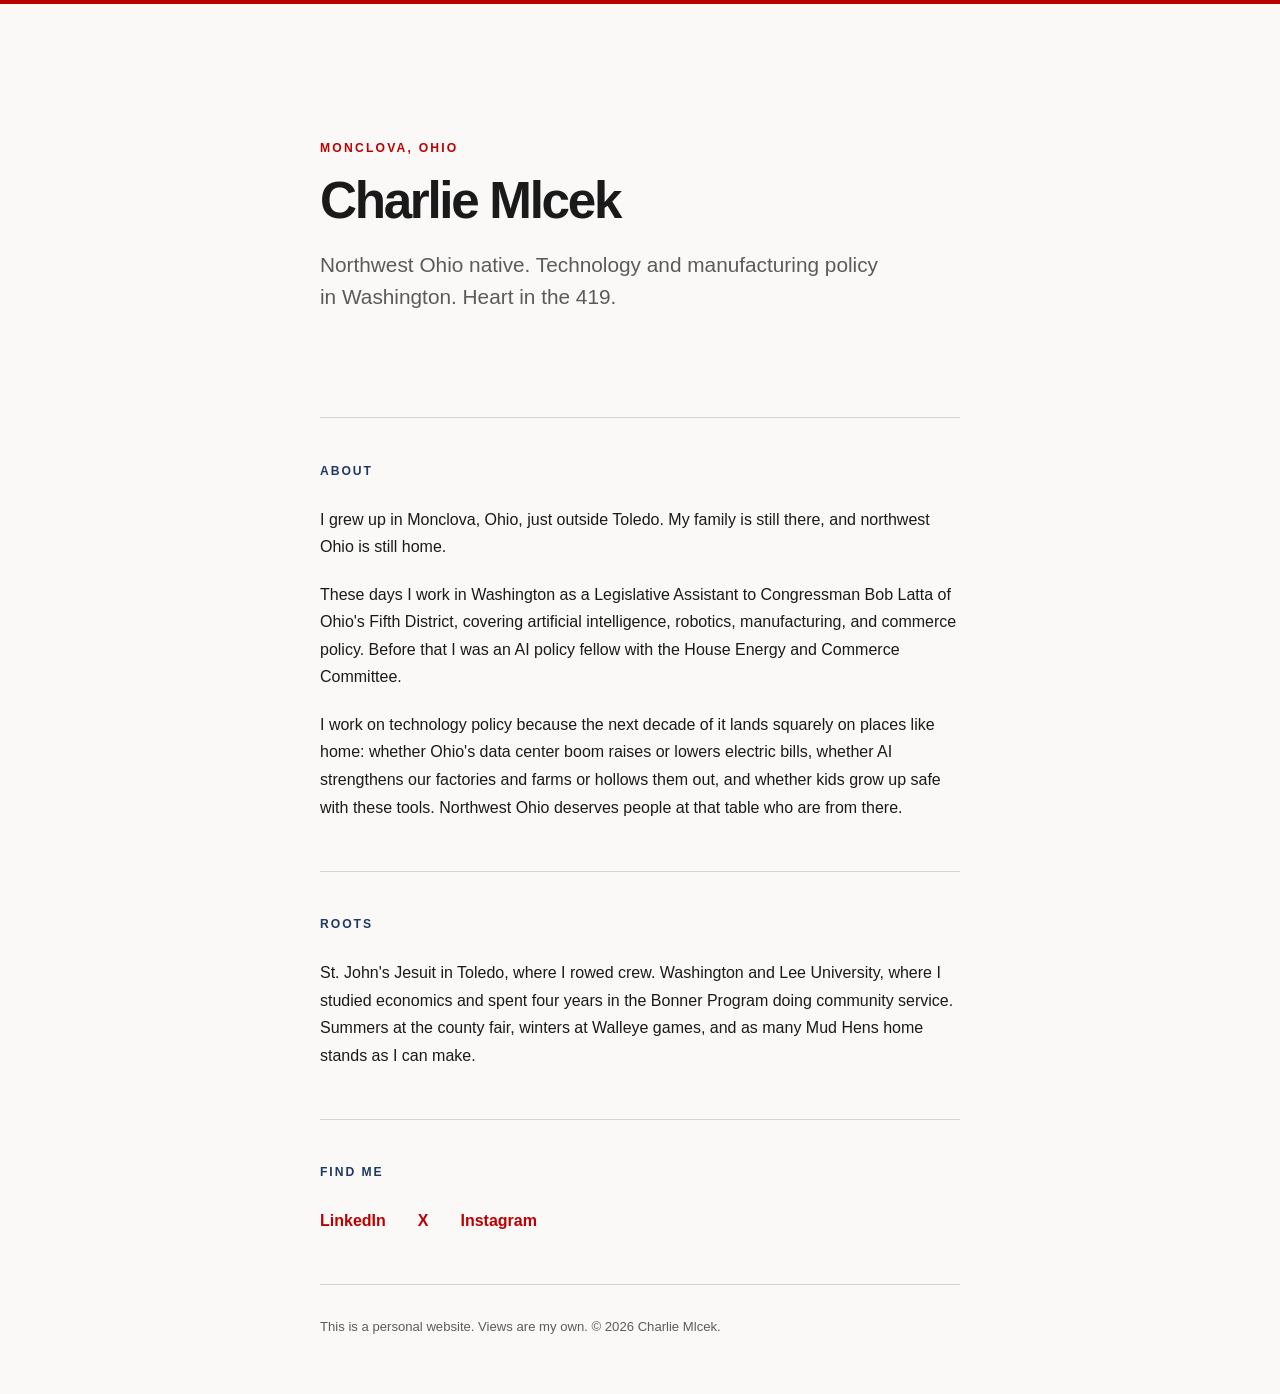
<file: index.html>
<!DOCTYPE html>
<html lang="en">
<head>
  <meta charset="utf-8">
  <meta name="viewport" content="width=device-width, initial-scale=1">
  <title>Charlie Mlcek · Monclova, Ohio</title>
  <meta name="description" content="Charlie Mlcek is a northwest Ohio native from Monclova, outside Toledo, working on technology and manufacturing policy in Washington.">
  <meta property="og:title" content="Charlie Mlcek">
  <meta property="og:description" content="Charlie Mlcek is a northwest Ohio native from Monclova, outside Toledo, working on technology and manufacturing policy in Washington.">
  <meta property="og:type" content="profile">
  <link rel="canonical" href="https://charliemlcek.com/">
  <link rel="icon" type="image/svg+xml" href="[data-uri]">

  <style>
    :root {
      color-scheme: light dark;
      --background: #FAF9F7;
      --text: #1A1A1A;
      --muted: #5B5B5B;
      --accent: #BB0000;
      --heading: #1F3864;
      --rule: #D8D4CE;
    }

    *,
    *::before,
    *::after {
      box-sizing: border-box;
    }

    html {
      background: var(--background);
    }

    body {
      min-height: 100vh;
      margin: 0;
      border-top: 4px solid var(--accent);
      background: var(--background);
      color: var(--text);
      font-family: -apple-system, BlinkMacSystemFont, "Segoe UI", Roboto,
        Helvetica, Arial, sans-serif;
      font-size: 1rem;
      line-height: 1.72;
      text-rendering: optimizeLegibility;
      -webkit-font-smoothing: antialiased;
    }

    .site {
      width: min(40rem, calc(100% - 3rem));
      margin-inline: auto;
    }

    .site-header {
      padding-block: clamp(5.5rem, 12vw, 8.5rem) clamp(4.5rem, 9vw, 6.5rem);
    }

    .kicker {
      margin: 0 0 1.1rem;
      color: var(--accent);
      font-size: 0.76rem;
      font-weight: 750;
      letter-spacing: 0.18em;
      line-height: 1.4;
    }

    h1 {
      margin: 0;
      color: var(--text);
      font-size: clamp(2.4rem, 1.9rem + 2.5vw, 3.2rem);
      font-weight: 720;
      letter-spacing: -0.045em;
      line-height: 1;
    }

    .lede {
      max-width: 35rem;
      margin: 1.45rem 0 0;
      color: var(--muted);
      font-size: clamp(1.12rem, 1.04rem + 0.4vw, 1.3rem);
      line-height: 1.55;
    }

    .content-section {
      padding-block: 2.8rem 3.1rem;
      border-top: 1px solid var(--rule);
    }

    h2 {
      margin: 0 0 1.6rem;
      color: var(--heading);
      font-size: 0.76rem;
      font-weight: 760;
      letter-spacing: 0.16em;
      line-height: 1.4;
      text-transform: uppercase;
    }

    p {
      margin: 0;
    }

    p + p {
      margin-top: 1.25rem;
    }

    .social-links {
      display: flex;
      flex-wrap: wrap;
      gap: 0.7rem 2rem;
      margin: 0;
      padding: 0;
      list-style: none;
    }

    a {
      color: var(--accent);
      font-weight: 650;
      text-decoration-line: underline;
      text-decoration-color: transparent;
      text-decoration-thickness: 0.1em;
      text-underline-offset: 0.22em;
    }

    a:hover {
      text-decoration-color: currentColor;
    }

    a:focus-visible {
      border-radius: 0.12rem;
      outline: 3px solid var(--accent);
      outline-offset: 4px;
      text-decoration-color: currentColor;
    }

    .site-footer {
      padding-block: 2rem 3.5rem;
      border-top: 1px solid var(--rule);
      color: var(--muted);
      font-size: 0.82rem;
      line-height: 1.55;
    }

    @media (max-width: 32rem) {
      .site {
        width: min(40rem, calc(100% - 2.5rem));
      }

      .site-header {
        padding-block: 4.75rem 4rem;
      }

      .content-section {
        padding-block: 2.4rem 2.65rem;
      }

      .social-links {
        column-gap: 1.5rem;
      }
    }

    @media (prefers-color-scheme: dark) {
      :root {
        --background: #141414;
        --text: #EAEAEA;
        --muted: #B7B7B7;
        --accent: #E5484D;
        --heading: #B9C7E4;
        --rule: #3A3A3A;
      }
    }
  </style>
</head>
<body>
  <header class="site site-header">
    <p class="kicker">MONCLOVA, OHIO</p>
    <h1>Charlie Mlcek</h1>
    <p class="lede">Northwest Ohio native. Technology and manufacturing policy in Washington. Heart in the 419.</p>
  </header>

  <main class="site">
    <section class="content-section" aria-labelledby="about-heading">
      <h2 id="about-heading">About</h2>
      <p>I grew up in Monclova, Ohio, just outside Toledo. My family is still there, and northwest Ohio is still home.</p>
      <p>These days I work in Washington as a Legislative Assistant to Congressman Bob Latta of Ohio's Fifth District, covering artificial intelligence, robotics, manufacturing, and commerce policy. Before that I was an AI policy fellow with the House Energy and Commerce Committee.</p>
      <p>I work on technology policy because the next decade of it lands squarely on places like home: whether Ohio's data center boom raises or lowers electric bills, whether AI strengthens our factories and farms or hollows them out, and whether kids grow up safe with these tools. Northwest Ohio deserves people at that table who are from there.</p>
    </section>

    <section class="content-section" aria-labelledby="roots-heading">
      <h2 id="roots-heading">Roots</h2>
      <p>St. John's Jesuit in Toledo, where I rowed crew. Washington and Lee University, where I studied economics and spent four years in the Bonner Program doing community service. Summers at the county fair, winters at Walleye games, and as many Mud Hens home stands as I can make.</p>
    </section>

    <section class="content-section" aria-labelledby="find-me-heading">
      <h2 id="find-me-heading">Find me</h2>
      <ul class="social-links">
        <li><a href="https://www.linkedin.com/in/charliemlcek" rel="me noopener">LinkedIn</a></li>
        <li><a href="https://x.com/CharlieMlcek" rel="me noopener">X</a></li>
        <li><a href="https://www.instagram.com/charliemlcek" rel="me noopener">Instagram</a></li>
      </ul>
    </section>
  </main>

  <footer class="site site-footer">
    <p>This is a personal website. Views are my own. © 2026 Charlie Mlcek.</p>
  </footer>
</body>
</html>
</file>
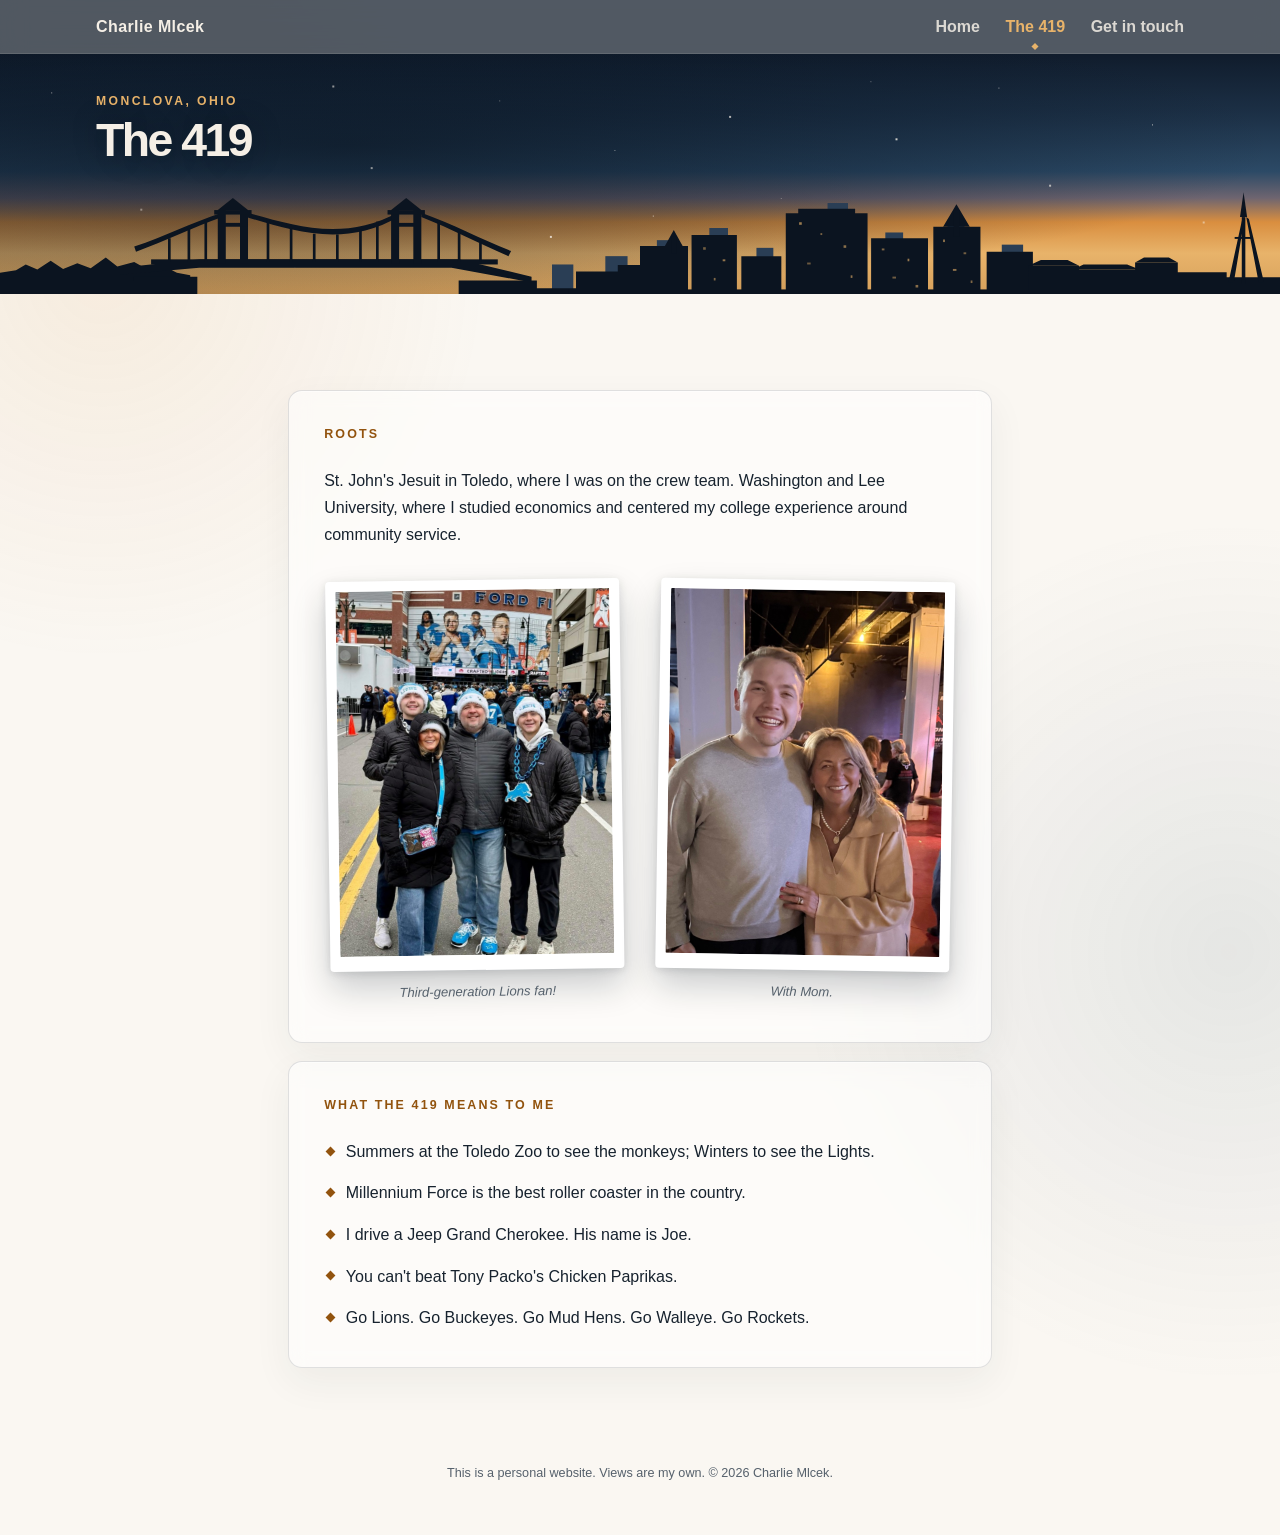
<file: 419/index.html>
<!DOCTYPE html>
<html lang="en">
<head>
  <meta charset="utf-8">
  <meta name="viewport" content="width=device-width, initial-scale=1">
  <title>The 419 · Charlie Mlcek</title>
  <meta name="description" content="Roots, family, and what northwest Ohio means to Charlie Mlcek.">
  <meta name="theme-color" content="#101C2C">
  <meta property="og:title" content="The 419 · Charlie Mlcek">
  <meta property="og:description" content="Roots, family, and what northwest Ohio means to Charlie Mlcek.">
  <meta property="og:type" content="profile">
  <meta property="og:image" content="https://charliemlcek.com/photos/hero.jpg">
  <meta property="og:url" content="https://charliemlcek.com/419/">
  <meta name="twitter:card" content="summary">
  <link rel="canonical" href="https://charliemlcek.com/419/">
  <link rel="icon" type="image/svg+xml" href="[data-uri]">
  <link rel="stylesheet" href="/styles.css">
</head>
<body>
  <nav class="site-nav" aria-label="Primary">
    <div class="nav-inner">
      <a class="wordmark" href="/">Charlie Mlcek</a>
      <div class="nav-links">
        <a href="/">Home</a>
        <a class="current" href="/419/" aria-current="page">The 419</a>
        <a href="/contact/">Get in touch</a>
      </div>
    </div>
  </nav>

  <header class="hero hero--compact">
    <div class="hero-inner">
      <div class="hero-copy">
        <p class="kicker">MONCLOVA, OHIO</p>
        <h1>The 419</h1>
      </div>
    </div>

    <svg class="skyline" viewBox="0 0 1440 180" preserveAspectRatio="none" aria-hidden="true" focusable="false">
      <g fill="#2A3E55">
        <rect x="621" y="132" width="24" height="48"/>
        <rect x="681" y="119" width="25" height="61"/>
        <rect x="739" y="94" width="23" height="86"/>
        <rect x="798" y="75" width="21" height="105"/>
        <rect x="851" y="106" width="19" height="74"/>
        <rect x="931" y="36" width="23" height="144"/>
        <rect x="996" y="82" width="20" height="98"/>
        <rect x="1066" y="62" width="19" height="118"/>
        <rect x="1127" y="101" width="24" height="79"/>
      </g>
      <g fill="currentColor">
        <path d="M0 145L18 141L29 132L42 140L57 126L71 139L87 130L102 138L119 121L132 135L151 128L165 139L182 133L199 145L214 149L214 180H0Z"/>
        <path d="M135 137L225 124H516L598 151V160L508 137H224L135 148Z"/>
        <rect x="170" y="124" width="390" height="8"/>
        <path d="M151 104C185 88 216 66 250 51V58C217 74 186 96 153 112Z"/>
        <path d="M275 50C327 69 384 99 449 50V57C386 108 327 78 275 57Z"/>
        <path d="M474 51C510 69 541 92 575 111L572 119C538 99 507 76 474 58Z"/>
        <rect x="245" y="47" width="9" height="83"/>
        <rect x="270" y="47" width="9" height="83"/>
        <rect x="241" y="47" width="42" height="7"/>
        <rect x="246" y="67" width="32" height="6"/>
        <path d="M245 47L262 28L279 47Z"/>
        <rect x="440" y="47" width="9" height="83"/>
        <rect x="465" y="47" width="9" height="83"/>
        <rect x="436" y="47" width="42" height="7"/>
        <rect x="441" y="67" width="32" height="6"/>
        <path d="M440 47L457 28L474 47Z"/>
        <rect x="189" y="91" width="3" height="37"/>
        <rect x="211" y="76" width="3" height="52"/>
        <rect x="230" y="64" width="3" height="64"/>
        <rect x="300" y="64" width="3" height="64"/>
        <rect x="326" y="75" width="3" height="53"/>
        <rect x="352" y="84" width="3" height="44"/>
        <rect x="378" y="85" width="3" height="43"/>
        <rect x="404" y="77" width="3" height="51"/>
        <rect x="423" y="65" width="3" height="63"/>
        <rect x="492" y="66" width="3" height="62"/>
        <rect x="515" y="82" width="3" height="46"/>
        <rect x="539" y="98" width="3" height="30"/>
        <path d="M0 158H150V180H0ZM150 151H222V180H150ZM516 157H604V180H516ZM604 169H657V180H604Z"/>
        <path d="M648 143H702V180H648ZM695 133H731V180H695ZM720 103H774V180H720ZM778 86H829V180H778ZM834 119H879V180H834ZM884 52H976V180H884ZM898 45H962V52H898ZM980 91H1044V180H980ZM1050 73H1103V180H1050ZM1110 112H1162V180H1110Z"/>
        <path d="M748 103L758 78L768 103ZM1061 73L1076 38L1091 73Z"/>
        <rect x="755" y="88" width="6" height="27"/>
        <rect x="1073" y="48" width="6" height="41"/>
        <path d="M1157 134H1214V180H1157ZM1207 140H1282V180H1207ZM1277 129H1325V180H1277ZM1318 144H1380V180H1318ZM1373 152H1440V180H1373Z"/>
        <path d="M1171 125H1201L1214 134H1157ZM1219 132H1268L1282 140H1207ZM1287 121H1315L1325 129H1277Z"/>
        <rect x="1397" y="58" width="4" height="104"/>
        <rect x="1389" y="89" width="20" height="3"/>
        <path d="M1399 19L1403 58H1395Z"/>
        <path d="M1382 160L1398 58L1400 61L1388 160ZM1416 160L1402 58L1405 61L1422 160Z"/>
        <rect x="640" y="171" width="800" height="9"/>
      </g>
      <g fill="#E8B36A">
        <rect x="791" y="105" width="3" height="4" opacity="0.46"/>
        <rect x="813" y="124" width="3" height="3" opacity="0.61"/>
        <rect x="803" y="153" width="2" height="4" opacity="0.53"/>
        <rect x="899" y="66" width="3" height="4" opacity="0.64"/>
        <rect x="923" y="83" width="2" height="3" opacity="0.49"/>
        <rect x="949" y="102" width="3" height="4" opacity="0.57"/>
        <rect x="908" y="129" width="4" height="3" opacity="0.43"/>
        <rect x="957" y="149" width="2" height="4" opacity="0.6"/>
        <rect x="992" y="107" width="3" height="3" opacity="0.51"/>
        <rect x="1021" y="123" width="2" height="4" opacity="0.63"/>
        <rect x="1004" y="151" width="4" height="3" opacity="0.45"/>
        <rect x="1030" y="164" width="3" height="4" opacity="0.56"/>
        <rect x="1061" y="93" width="2" height="4" opacity="0.62"/>
        <rect x="1084" y="113" width="3" height="3" opacity="0.47"/>
        <rect x="1072" y="139" width="4" height="3" opacity="0.59"/>
        <rect x="1092" y="157" width="2" height="4" opacity="0.52"/>
      </g>
    </svg>
  </header>

  <main class="body-shell">
    <section class="glass-panel" aria-labelledby="roots-heading">
      <h2 id="roots-heading">Roots</h2>
      <p class="roots-intro">St. John's Jesuit in Toledo, where I was on the crew team. Washington and Lee University, where I studied economics and centered my college experience around community service.</p>

      <div class="snapshot-row">
        <figure class="snapshot">
          <div class="photo-frame">
            <img src="/photos/lions.jpg" alt="Charlie's family bundled up in Lions gear outside Ford Field" width="672" height="1100" decoding="async" loading="lazy">
          </div>
          <figcaption>Third-generation Lions fan!</figcaption>
        </figure>

        <figure class="snapshot">
          <div class="photo-frame">
            <img src="/photos/mom.jpg" alt="Charlie with his mom at a concert" width="825" height="1100" decoding="async" loading="lazy">
          </div>
          <figcaption>With Mom.</figcaption>
        </figure>
      </div>
    </section>

    <section class="glass-panel" aria-labelledby="local-heading">
      <h2 id="local-heading">What the 419 means to me</h2>
      <ul class="local-list">
        <li>Summers at the Toledo Zoo to see the monkeys; Winters to see the Lights.</li>
        <li>Millennium Force is the best roller coaster in the country.</li>
        <li>I drive a Jeep Grand Cherokee. His name is Joe.</li>
        <li>You can't beat Tony Packo's Chicken Paprikas.</li>
        <li>Go Lions. Go Buckeyes. Go Mud Hens. Go Walleye. Go Rockets.</li>
      </ul>
    </section>
  </main>

  <footer class="site-footer">This is a personal website. Views are my own. © 2026 Charlie Mlcek.</footer>
</body>
</html>
</file>
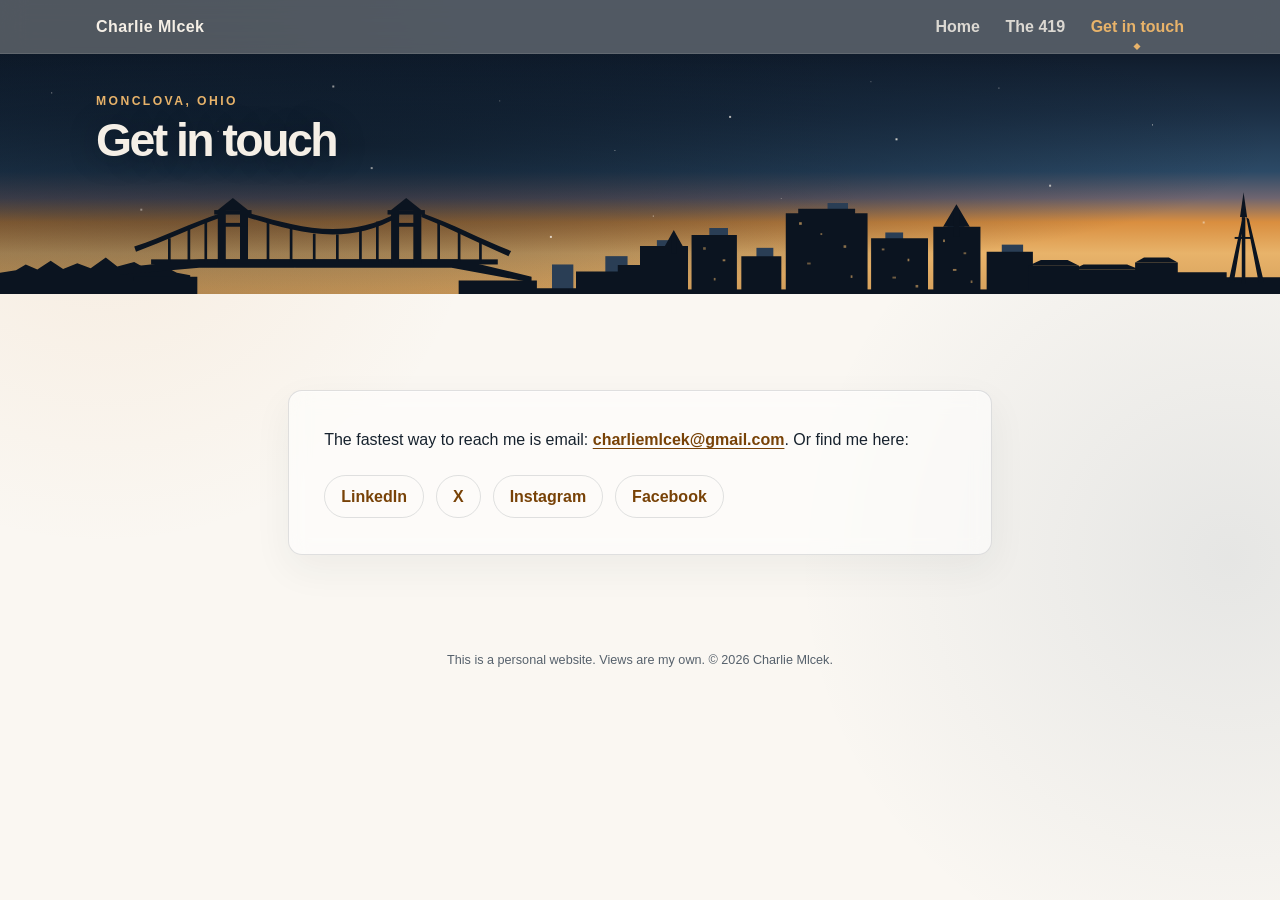
<file: contact/index.html>
<!DOCTYPE html>
<html lang="en">
<head>
  <meta charset="utf-8">
  <meta name="viewport" content="width=device-width, initial-scale=1">
  <title>Get in touch · Charlie Mlcek</title>
  <meta name="description" content="How to reach Charlie Mlcek.">
  <meta name="theme-color" content="#101C2C">
  <meta property="og:title" content="Get in touch · Charlie Mlcek">
  <meta property="og:description" content="How to reach Charlie Mlcek.">
  <meta property="og:type" content="profile">
  <meta property="og:image" content="https://charliemlcek.com/photos/hero.jpg">
  <meta property="og:url" content="https://charliemlcek.com/contact/">
  <meta name="twitter:card" content="summary">
  <link rel="canonical" href="https://charliemlcek.com/contact/">
  <link rel="icon" type="image/svg+xml" href="[data-uri]">
  <link rel="stylesheet" href="/styles.css">
</head>
<body>
  <nav class="site-nav" aria-label="Primary">
    <div class="nav-inner">
      <a class="wordmark" href="/">Charlie Mlcek</a>
      <div class="nav-links">
        <a href="/">Home</a>
        <a href="/419/">The 419</a>
        <a class="current" href="/contact/" aria-current="page">Get in touch</a>
      </div>
    </div>
  </nav>

  <header class="hero hero--compact">
    <div class="hero-inner">
      <div class="hero-copy">
        <p class="kicker">MONCLOVA, OHIO</p>
        <h1>Get in touch</h1>
      </div>
    </div>

    <svg class="skyline" viewBox="0 0 1440 180" preserveAspectRatio="none" aria-hidden="true" focusable="false">
      <g fill="#2A3E55">
        <rect x="621" y="132" width="24" height="48"/>
        <rect x="681" y="119" width="25" height="61"/>
        <rect x="739" y="94" width="23" height="86"/>
        <rect x="798" y="75" width="21" height="105"/>
        <rect x="851" y="106" width="19" height="74"/>
        <rect x="931" y="36" width="23" height="144"/>
        <rect x="996" y="82" width="20" height="98"/>
        <rect x="1066" y="62" width="19" height="118"/>
        <rect x="1127" y="101" width="24" height="79"/>
      </g>
      <g fill="currentColor">
        <path d="M0 145L18 141L29 132L42 140L57 126L71 139L87 130L102 138L119 121L132 135L151 128L165 139L182 133L199 145L214 149L214 180H0Z"/>
        <path d="M135 137L225 124H516L598 151V160L508 137H224L135 148Z"/>
        <rect x="170" y="124" width="390" height="8"/>
        <path d="M151 104C185 88 216 66 250 51V58C217 74 186 96 153 112Z"/>
        <path d="M275 50C327 69 384 99 449 50V57C386 108 327 78 275 57Z"/>
        <path d="M474 51C510 69 541 92 575 111L572 119C538 99 507 76 474 58Z"/>
        <rect x="245" y="47" width="9" height="83"/>
        <rect x="270" y="47" width="9" height="83"/>
        <rect x="241" y="47" width="42" height="7"/>
        <rect x="246" y="67" width="32" height="6"/>
        <path d="M245 47L262 28L279 47Z"/>
        <rect x="440" y="47" width="9" height="83"/>
        <rect x="465" y="47" width="9" height="83"/>
        <rect x="436" y="47" width="42" height="7"/>
        <rect x="441" y="67" width="32" height="6"/>
        <path d="M440 47L457 28L474 47Z"/>
        <rect x="189" y="91" width="3" height="37"/>
        <rect x="211" y="76" width="3" height="52"/>
        <rect x="230" y="64" width="3" height="64"/>
        <rect x="300" y="64" width="3" height="64"/>
        <rect x="326" y="75" width="3" height="53"/>
        <rect x="352" y="84" width="3" height="44"/>
        <rect x="378" y="85" width="3" height="43"/>
        <rect x="404" y="77" width="3" height="51"/>
        <rect x="423" y="65" width="3" height="63"/>
        <rect x="492" y="66" width="3" height="62"/>
        <rect x="515" y="82" width="3" height="46"/>
        <rect x="539" y="98" width="3" height="30"/>
        <path d="M0 158H150V180H0ZM150 151H222V180H150ZM516 157H604V180H516ZM604 169H657V180H604Z"/>
        <path d="M648 143H702V180H648ZM695 133H731V180H695ZM720 103H774V180H720ZM778 86H829V180H778ZM834 119H879V180H834ZM884 52H976V180H884ZM898 45H962V52H898ZM980 91H1044V180H980ZM1050 73H1103V180H1050ZM1110 112H1162V180H1110Z"/>
        <path d="M748 103L758 78L768 103ZM1061 73L1076 38L1091 73Z"/>
        <rect x="755" y="88" width="6" height="27"/>
        <rect x="1073" y="48" width="6" height="41"/>
        <path d="M1157 134H1214V180H1157ZM1207 140H1282V180H1207ZM1277 129H1325V180H1277ZM1318 144H1380V180H1318ZM1373 152H1440V180H1373Z"/>
        <path d="M1171 125H1201L1214 134H1157ZM1219 132H1268L1282 140H1207ZM1287 121H1315L1325 129H1277Z"/>
        <rect x="1397" y="58" width="4" height="104"/>
        <rect x="1389" y="89" width="20" height="3"/>
        <path d="M1399 19L1403 58H1395Z"/>
        <path d="M1382 160L1398 58L1400 61L1388 160ZM1416 160L1402 58L1405 61L1422 160Z"/>
        <rect x="640" y="171" width="800" height="9"/>
      </g>
      <g fill="#E8B36A">
        <rect x="791" y="105" width="3" height="4" opacity="0.46"/>
        <rect x="813" y="124" width="3" height="3" opacity="0.61"/>
        <rect x="803" y="153" width="2" height="4" opacity="0.53"/>
        <rect x="899" y="66" width="3" height="4" opacity="0.64"/>
        <rect x="923" y="83" width="2" height="3" opacity="0.49"/>
        <rect x="949" y="102" width="3" height="4" opacity="0.57"/>
        <rect x="908" y="129" width="4" height="3" opacity="0.43"/>
        <rect x="957" y="149" width="2" height="4" opacity="0.6"/>
        <rect x="992" y="107" width="3" height="3" opacity="0.51"/>
        <rect x="1021" y="123" width="2" height="4" opacity="0.63"/>
        <rect x="1004" y="151" width="4" height="3" opacity="0.45"/>
        <rect x="1030" y="164" width="3" height="4" opacity="0.56"/>
        <rect x="1061" y="93" width="2" height="4" opacity="0.62"/>
        <rect x="1084" y="113" width="3" height="3" opacity="0.47"/>
        <rect x="1072" y="139" width="4" height="3" opacity="0.59"/>
        <rect x="1092" y="157" width="2" height="4" opacity="0.52"/>
      </g>
    </svg>
  </header>

  <main class="body-shell">
    <section class="glass-panel" aria-labelledby="contact-heading">
      <h2 class="sr-only" id="contact-heading">Get in touch</h2>
      <p class="contact-copy">The fastest way to reach me is email: <a href="mailto:charliemlcek@gmail.com">charliemlcek@gmail.com</a>. Or find me here:</p>
      <ul class="social-links" aria-label="Social profiles">
        <li><a href="https://www.linkedin.com/in/charliemlcek" rel="me noopener">LinkedIn</a></li>
        <li><a href="https://x.com/CharlieMlcek" rel="me noopener">X</a></li>
        <li><a href="https://www.instagram.com/charliemlcek" rel="me noopener">Instagram</a></li>
        <li><a href="https://www.facebook.com/charlie.mlcek" rel="me noopener">Facebook</a></li>
      </ul>
    </section>
  </main>

  <footer class="site-footer">This is a personal website. Views are my own. © 2026 Charlie Mlcek.</footer>
</body>
</html>
</file>
<file: styles.css>
:root {
  color-scheme: light dark;
  --page: #FAF7F2;
  --ink: #17222E;
  --muted: #56616C;
  --amber: #92530E;
  --amber-strong: #784207;
  --panel-solid: #FFFDF9;
  --panel: rgba(255, 255, 255, 0.55);
  --panel-border: rgba(23, 34, 46, 0.13);
  --snapshot: #FFFFFF;
  --placeholder: #33506B;
  --placeholder-ink: #F5EFE6;
  --shadow: rgba(42, 48, 55, 0.14);
  --focus: #6B3A05;
}

*,
*::before,
*::after {
  box-sizing: border-box;
}

::selection {
  background: #E8B36A;
  color: #17222E;
}

html {
  overflow-x: hidden;
  background: var(--page);
  scroll-behavior: smooth;
}

body {
  min-width: 0;
  min-height: 100vh;
  margin: 0;
  overflow-x: hidden;
  background:
    radial-gradient(circle at 8% 18%, rgba(217, 142, 63, 0.11), transparent 24rem),
    radial-gradient(circle at 96% 62%, rgba(51, 80, 107, 0.1), transparent 27rem),
    var(--page);
  color: var(--ink);
  font-family: -apple-system, BlinkMacSystemFont, "Segoe UI", Roboto, Helvetica, Arial, sans-serif;
  font-size: 1rem;
  line-height: 1.7;
  text-rendering: optimizeLegibility;
  -webkit-font-smoothing: antialiased;
}

a {
  color: var(--amber-strong);
  font-weight: 700;
  text-decoration-thickness: 0.09em;
  text-underline-offset: 0.2em;
  transition: color 150ms ease, text-decoration-color 150ms ease;
}

a:hover {
  color: var(--amber);
  text-decoration-color: transparent;
}

a:focus-visible {
  border-radius: 0.15rem;
  outline: 3px solid var(--focus);
  outline-offset: 4px;
}

.sr-only {
  position: absolute;
  width: 1px;
  height: 1px;
  padding: 0;
  margin: -1px;
  overflow: hidden;
  clip: rect(0, 0, 0, 0);
  white-space: nowrap;
  border: 0;
}

.site-nav {
  position: sticky;
  z-index: 50;
  top: 0;
  border-bottom: 1px solid rgba(245, 239, 230, 0.1);
  background: rgba(16, 28, 44, 0.94);
}

.nav-inner {
  display: flex;
  justify-content: space-between;
  align-items: center;
  width: min(68rem, calc(100% - 3rem));
  margin-inline: auto;
  padding-block: 0.8rem;
}

.site-nav a {
  color: rgba(245, 239, 230, 0.85);
  font-weight: 650;
  text-decoration: none;
}

.site-nav a:hover {
  color: #E8B36A;
  text-decoration: none;
}

.site-nav a:focus-visible {
  outline-color: #E8B36A;
}

.site-nav .wordmark {
  color: #F5EFE6;
  font-weight: 750;
  letter-spacing: 0.025em;
  text-decoration: none;
}

.nav-links {
  display: flex;
  gap: 1.6rem;
  align-items: center;
}

.nav-links a {
  position: relative;
}

.nav-links a.current {
  color: #E8B36A;
}

.nav-links a.current::after {
  position: absolute;
  top: calc(100% + 0.24rem);
  left: 50%;
  width: 5px;
  height: 5px;
  background: #E8B36A;
  content: "";
  transform: translateX(-50%) rotate(45deg);
}

@supports ((-webkit-backdrop-filter: blur(12px)) or (backdrop-filter: blur(12px))) {
  .site-nav {
    background: rgba(16, 28, 44, 0.72);
    -webkit-backdrop-filter: blur(12px);
    backdrop-filter: blur(12px);
  }
}

.hero {
  position: relative;
  isolation: isolate;
  min-height: clamp(42rem, 78vh, 52rem);
  overflow: hidden;
  background:
    linear-gradient(
      180deg,
      #101C2C 0%,
      #1C3046 25%,
      #2C4A66 49%,
      #6E6570 60%,
      #D98E3F 70%,
      #E8B36A 83%,
      #D7A15C 100%
    );
  color: #F5EFE6;
}

.hero::before {
  position: absolute;
  z-index: -1;
  inset: 0;
  background:
    radial-gradient(ellipse at 27% 38%, rgba(7, 17, 29, 0.62) 0%, rgba(10, 23, 38, 0.36) 40%, transparent 70%),
    linear-gradient(90deg, rgba(6, 15, 26, 0.22), transparent 68%);
  content: "";
  pointer-events: none;
}

.hero::after {
  position: absolute;
  z-index: 0;
  top: 0;
  left: 0;
  width: 1px;
  height: 1px;
  box-shadow:
    4vw 2.4rem 0 0 rgba(245, 239, 230, 0.62),
    11vw 9.7rem 0 0.5px rgba(245, 239, 230, 0.42),
    17vw 4.8rem 0 0 rgba(245, 239, 230, 0.76),
    23vw 13.3rem 0 0 rgba(245, 239, 230, 0.36),
    29vw 7.1rem 0 0.5px rgba(245, 239, 230, 0.54),
    34vw 16.8rem 0 0 rgba(245, 239, 230, 0.68),
    39vw 2.9rem 0 0 rgba(245, 239, 230, 0.4),
    43vw 11.4rem 0 0.5px rgba(245, 239, 230, 0.79),
    48vw 6rem 0 0 rgba(245, 239, 230, 0.48),
    53vw 15.2rem 0 0 rgba(245, 239, 230, 0.6),
    57vw 3.9rem 0 0.5px rgba(245, 239, 230, 0.7),
    61vw 9rem 0 0 rgba(245, 239, 230, 0.35),
    66vw 17.5rem 0 0 rgba(245, 239, 230, 0.52),
    70vw 5.3rem 0 0.5px rgba(245, 239, 230, 0.8),
    74vw 12.7rem 0 0 rgba(245, 239, 230, 0.45),
    78vw 2.1rem 0 0 rgba(245, 239, 230, 0.58),
    82vw 8.2rem 0 0.5px rgba(245, 239, 230, 0.66),
    86vw 15.8rem 0 0 rgba(245, 239, 230, 0.38),
    90vw 4.4rem 0 0 rgba(245, 239, 230, 0.73),
    94vw 10.5rem 0 0.5px rgba(245, 239, 230, 0.5),
    7vw 17.2rem 0 0 rgba(245, 239, 230, 0.44),
    26vw 2rem 0 0.5px rgba(245, 239, 230, 0.57),
    51vw 10.1rem 0 0 rgba(245, 239, 230, 0.71),
    68vw 1.7rem 0 0 rgba(245, 239, 230, 0.4),
    96vw 17rem 0 0.5px rgba(245, 239, 230, 0.64);
  content: "";
  pointer-events: none;
}

.hero-inner {
  position: relative;
  z-index: 2;
  display: grid;
  grid-template-columns: minmax(0, 1fr) minmax(12rem, 15rem);
  gap: clamp(2.5rem, 7vw, 6.5rem);
  align-items: center;
  width: min(68rem, calc(100% - 3rem));
  min-height: clamp(42rem, 78vh, 52rem);
  margin-inline: auto;
  padding-block: clamp(4.5rem, 9vh, 6.5rem) clamp(12rem, 23vh, 14rem);
}

.hero-copy {
  max-width: 37rem;
}

.kicker {
  margin: 0 0 1.1rem;
  color: #E8B36A;
  font-size: 0.76rem;
  font-weight: 800;
  letter-spacing: 0.2em;
  line-height: 1.4;
}

h1 {
  margin: 0;
  color: #F5EFE6;
  font-size: clamp(3.25rem, 2.35rem + 4.2vw, 5.75rem);
  font-weight: 760;
  letter-spacing: -0.055em;
  line-height: 0.94;
  text-shadow: 0 2px 28px rgba(6, 15, 26, 0.45);
  text-wrap: balance;
}

.lede {
  max-width: 35rem;
  margin: 1.55rem 0 0;
  color: #F5EFE6;
  font-size: clamp(1.08rem, 0.98rem + 0.48vw, 1.34rem);
  line-height: 1.56;
  text-shadow: 0 2px 28px rgba(6, 15, 26, 0.45);
  text-wrap: balance;
}

.hero.hero--compact {
  min-height: clamp(15rem, 26vh, 19rem);
}

.hero--compact .hero-inner {
  display: flex;
  grid-template-columns: none;
  gap: 0;
  align-items: center;
  width: min(68rem, calc(100% - 3rem));
  min-height: clamp(15rem, 26vh, 19rem);
  padding-block: 1.5rem clamp(6rem, 9vw, 8rem);
}

.hero--compact .kicker {
  margin-bottom: 0.55rem;
}

.hero--compact h1 {
  font-size: clamp(2.1rem, 1.7rem + 1.8vw, 2.9rem);
}

.skyline {
  position: absolute;
  z-index: 1;
  right: 0;
  bottom: -1px;
  left: 0;
  display: block;
  width: 100%;
  height: clamp(9.5rem, 12.5vw, 11.25rem);
  color: #0B1420;
}

.hero--compact .skyline {
  height: clamp(6rem, 9vw, 8rem);
}

.body-shell {
  width: min(44rem, calc(100% - 2rem));
  margin-inline: auto;
  padding-block: clamp(3.5rem, 8vw, 6rem);
}

.glass-panel {
  display: flow-root;
  padding: clamp(1.35rem, 4.5vw, 2.2rem);
  border: 1px solid var(--panel-border);
  border-radius: 14px;
  background: var(--panel-solid);
  box-shadow:
    0 1px 0 rgba(255, 255, 255, 0.5) inset,
    0 14px 38px rgba(35, 45, 54, 0.06);
}

.glass-panel + .glass-panel {
  margin-top: 1.15rem;
}

@supports ((-webkit-backdrop-filter: blur(10px)) or (backdrop-filter: blur(10px))) {
  .glass-panel {
    background: var(--panel);
    -webkit-backdrop-filter: blur(10px);
    backdrop-filter: blur(10px);
  }
}

h2 {
  margin: 0 0 1.45rem;
  color: var(--amber);
  font-size: 0.78rem;
  font-weight: 800;
  letter-spacing: 0.17em;
  line-height: 1.4;
  text-transform: uppercase;
}

p {
  margin: 0;
}

p + p {
  margin-top: 1.2rem;
}

.snapshot {
  --photo-ratio: 3 / 4;
  margin: 0;
}

.photo-frame {
  width: 100%;
  padding: 10px 10px 15px;
  border-radius: 4px;
  background: var(--snapshot);
  box-shadow:
    0 17px 34px rgba(7, 17, 28, 0.2),
    0 2px 8px rgba(7, 17, 28, 0.12);
}

.photo-placeholder,
.photo-frame > img {
  display: block;
  width: 100%;
  height: auto;
  aspect-ratio: var(--photo-ratio);
  border-radius: 1px;
  object-fit: cover;
}

.photo-placeholder {
  display: grid;
  place-items: center;
  padding: 0.75rem;
  background: var(--placeholder);
  color: var(--placeholder-ink);
  font-size: 0.66rem;
  font-weight: 750;
  letter-spacing: 0.1em;
  line-height: 1.4;
  text-align: center;
}

figcaption {
  margin-top: 0.72rem;
  color: var(--muted);
  font-size: 0.82rem;
  font-style: italic;
  line-height: 1.45;
  text-align: center;
}

.hero-snapshot {
  width: 100%;
  max-width: 15rem;
  justify-self: end;
  transform: rotate(-2deg);
  transform-origin: center;
}

.about-snapshot {
  float: right;
  width: min(13rem, 42%);
  margin: 0.15rem 0 1.25rem 1.75rem;
  transform: rotate(1.5deg);
  transform-origin: center;
}

.roots-intro {
  max-width: 37rem;
}

.snapshot-row {
  display: grid;
  grid-template-columns: repeat(2, minmax(0, 1fr));
  gap: clamp(1.25rem, 5vw, 2.25rem);
  align-items: start;
  margin-top: 2rem;
  padding: 0 0.25rem 0.35rem;
}

.snapshot-row .snapshot {
  --photo-ratio: 3 / 4;
  min-width: 0;
}

.snapshot-row .snapshot:first-child {
  transform: rotate(-0.8deg);
}

.snapshot-row .snapshot:last-child {
  transform: rotate(0.9deg);
}

.local-list {
  display: grid;
  gap: 0.9rem;
  margin: 0;
  padding: 0;
  list-style: none;
}

.local-list li {
  display: grid;
  grid-template-columns: 1.1rem minmax(0, 1fr);
  gap: 0.25rem;
  align-items: start;
}

.local-list li::before {
  width: 7px;
  height: 7px;
  margin: 0.62rem 0 0 0.2rem;
  background: var(--amber);
  content: "";
  transform: rotate(45deg);
}

.contact-copy {
  margin-bottom: 1.35rem;
}

.social-links {
  display: flex;
  flex-wrap: wrap;
  gap: 0.6rem 0.75rem;
  margin: 0;
  padding: 0;
  list-style: none;
}

.social-links a {
  display: inline-block;
  padding: 0.45rem 1rem;
  border: 1px solid var(--panel-border);
  border-radius: 999px;
  background: transparent;
  text-decoration: none;
}

.social-links a:hover {
  background: rgba(146, 83, 14, 0.09);
  text-decoration: none;
}

.site-footer {
  width: min(44rem, calc(100% - 2rem));
  margin-inline: auto;
  padding: 0 0 3.25rem;
  color: var(--muted);
  font-size: 0.79rem;
  line-height: 1.55;
  text-align: center;
}

@media (max-width: 47rem) {
  .hero {
    min-height: 49rem;
  }

  .hero-inner {
    grid-template-columns: minmax(0, 1fr);
    gap: 2.35rem;
    align-content: start;
    width: min(36rem, calc(100% - 2.5rem));
    min-height: 49rem;
    padding-block: 4.1rem 12.5rem;
  }

  .hero-copy {
    max-width: 32rem;
  }

  .hero-snapshot {
    width: min(10.75rem, 58vw);
    justify-self: center;
  }

  .skyline {
    height: 9.7rem;
  }
}

@media (max-width: 34rem) {
  .body-shell,
  .site-footer {
    width: min(44rem, calc(100% - 1.25rem));
  }

  .body-shell {
    padding-block: 2.75rem 3.5rem;
  }

  .glass-panel + .glass-panel {
    margin-top: 0.85rem;
  }

  .about-snapshot {
    float: none;
    width: min(12rem, 72%);
    margin: 0.25rem auto 2rem;
  }

  .snapshot-row {
    grid-template-columns: minmax(0, 1fr);
    gap: 2rem;
    width: min(18rem, 100%);
    margin-inline: auto;
  }

  .snapshot-row .snapshot {
    width: 100%;
  }

  .social-links {
    column-gap: 0.75rem;
  }
}

@media (max-width: 32rem) {
  .nav-inner {
    flex-wrap: wrap;
    width: min(68rem, calc(100% - 1.5rem));
    padding-block: 0.65rem;
  }

  .site-nav .wordmark {
    flex-basis: 100%;
    text-align: center;
  }

  .nav-links {
    justify-content: center;
    width: 100%;
    margin-top: 0.35rem;
    gap: clamp(0.85rem, 5vw, 1.25rem);
  }

  .nav-links a {
    font-size: 0.86rem;
  }
}

@media (prefers-reduced-motion: no-preference) {
  .snapshot {
    transition: transform 220ms ease;
  }

  .snapshot:hover,
  .snapshot:focus-within,
  .snapshot-row .snapshot:hover,
  .snapshot-row .snapshot:focus-within {
    transform: rotate(0) translateY(-4px);
  }

  @supports (animation-timeline: view()) {
    .glass-panel {
      animation: panel-entrance linear both;
      animation-timeline: view();
      animation-range: entry 0% entry 45%;
    }

    @keyframes panel-entrance {
      from {
        opacity: 0.2;
        transform: translateY(14px);
      }

      to {
        opacity: 1;
        transform: translateY(0);
      }
    }
  }
}

@media (prefers-reduced-motion: reduce) {
  html {
    scroll-behavior: auto;
  }

  a {
    transition: none;
  }
}

@media (prefers-color-scheme: dark) {
  :root {
    --page: #10161D;
    --ink: #E9EAEC;
    --muted: #B3BAC2;
    --amber: #E8B36A;
    --amber-strong: #F0C27D;
    --panel-solid: #182029;
    --panel: rgba(255, 255, 255, 0.05);
    --panel-border: rgba(255, 255, 255, 0.14);
    --snapshot: #1E2630;
    --shadow: rgba(0, 0, 0, 0.3);
    --focus: #E8B36A;
  }

  body {
    background:
      radial-gradient(circle at 8% 18%, rgba(217, 142, 63, 0.08), transparent 24rem),
      radial-gradient(circle at 96% 62%, rgba(65, 101, 133, 0.11), transparent 27rem),
      var(--page);
  }

  .glass-panel {
    box-shadow:
      0 1px 0 rgba(255, 255, 255, 0.04) inset,
      0 16px 40px rgba(0, 0, 0, 0.18);
  }

  .social-links a:hover {
    background: rgba(232, 179, 106, 0.12);
  }
}
</file>
